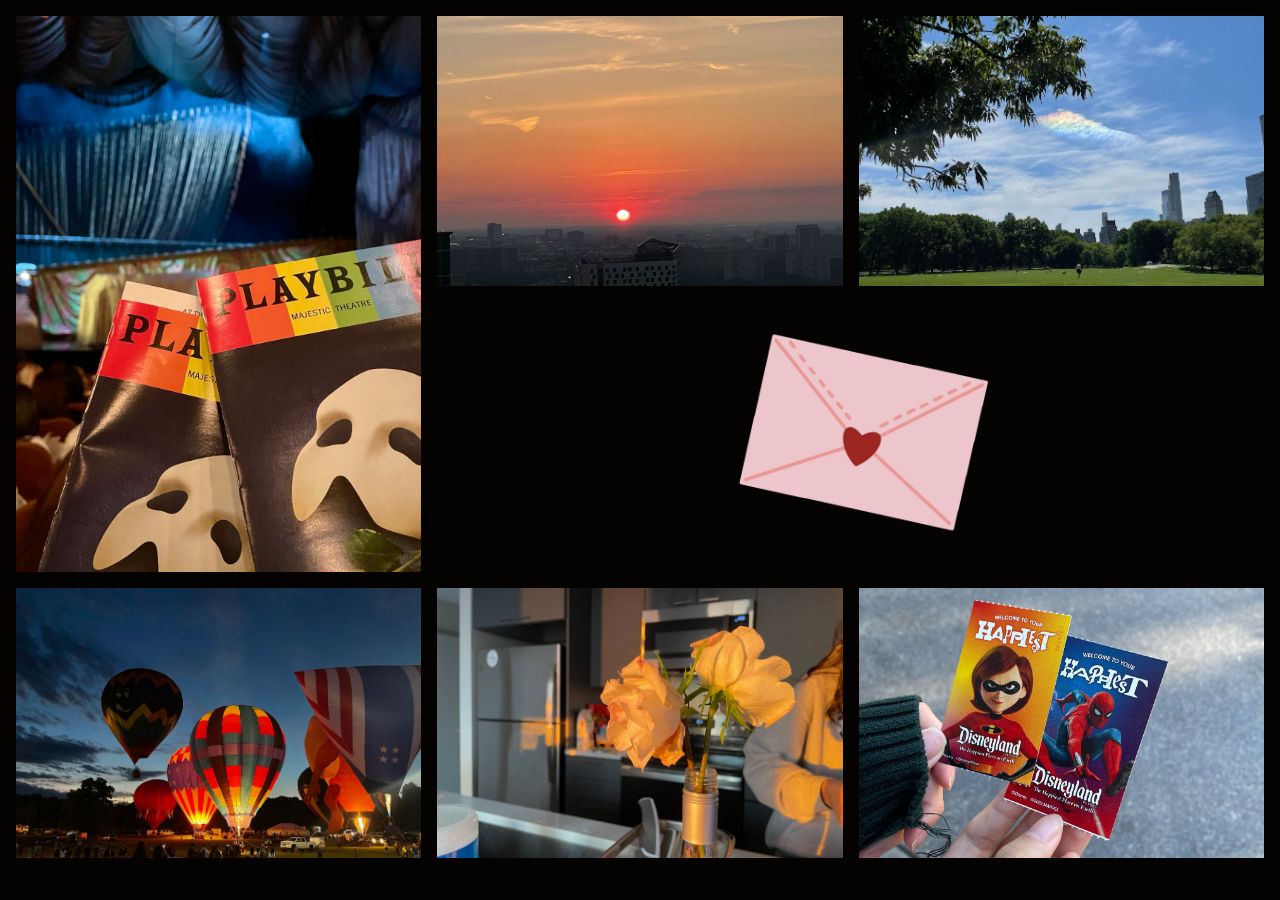
<file: index.html>
<!DOCTYPE html>
<html lang="en">
  <head>
    <link rel="stylesheet" href="https://cdnjs.cloudflare.com/ajax/libs/font-awesome/4.7.0/css/font-awesome.css" />
    <link rel="stylesheet" href="animation.css" />
    <style type="text/css">
      p, h1 {
        text-align: center;
      }
    </style>
    <script type="text/javascript">
      window.onload = function() {
        document.body.addEventListener('click', function () {
          window.location.href = 'hbd/hbd.html';
        });
        setInterval(function () {
            document.getElementById('heart-beat').classList.toggle('active');
        }, 700);
      };
    </script>
  </head>
  <body style="background-color:#050301;">
    <div class="image-grid">
      <img class="image-grid-col-3 image-grid-row-3" src="8.jpeg">
      <img src="1.jpeg"> 
      <img src="0.jpeg">
      <img class="image-grid-col-2 image-grid-row-2" src="letter2.png">
      <img src="2.jpeg">
      <img src="5.jpeg">
      <img src="3.jpeg">
    </div>
    <img class="transition-image" src="love3.png">
  </body>
</html>
</file>
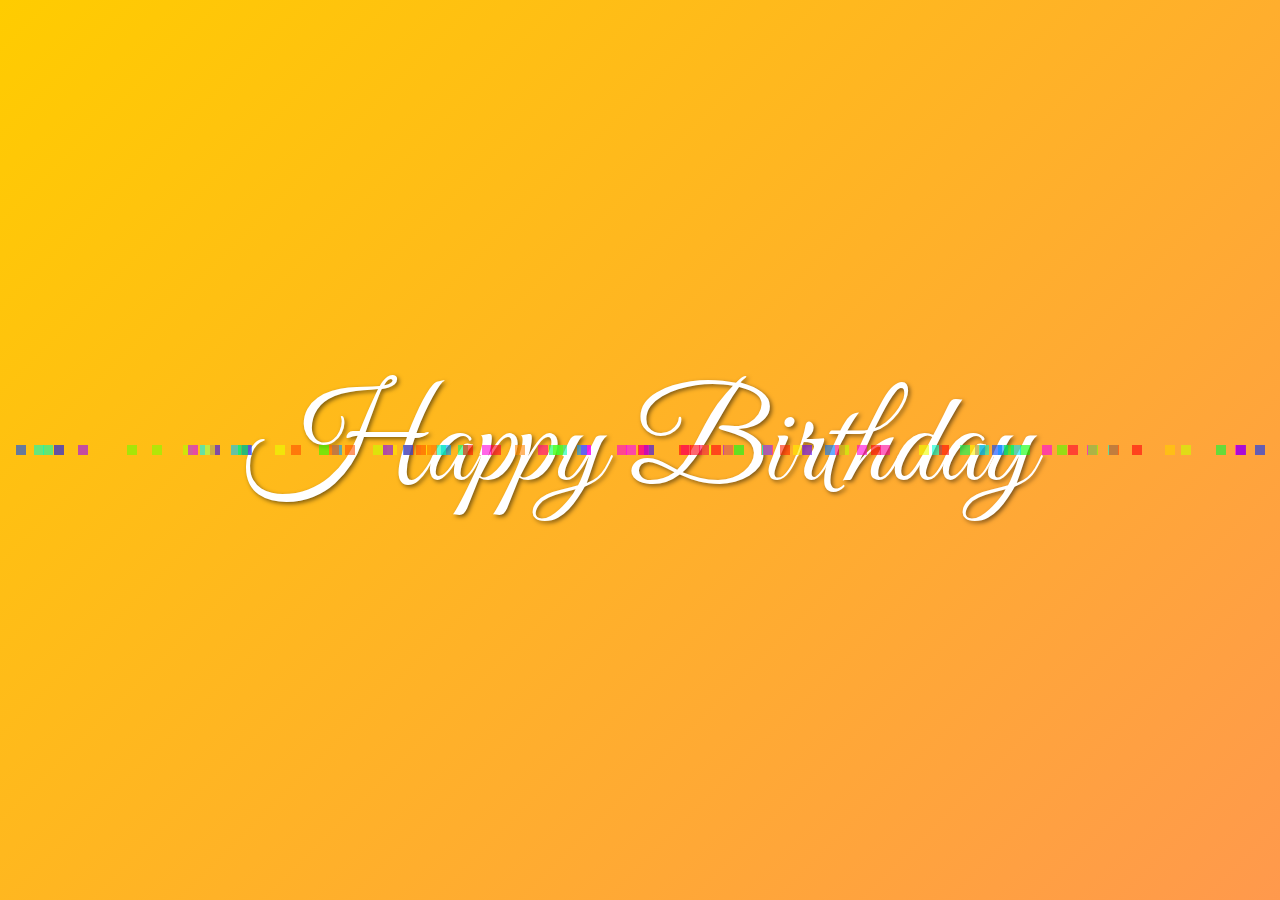
<file: hbd/hbd.html>
<!DOCTYPE html>
<html lang="en">
<head>
    <meta charset="UTF-8">
    <meta name="viewport" content="width=device-width, initial-scale=1.0">
    <title>Floating Images</title>
    <link rel="stylesheet" href="https://fonts.googleapis.com/css2?family=Great+Vibes&display=swap">
    <style>
        body {
            display: flex;
            justify-content: center;
            align-items: center;
            height: 100vh;
            margin: 0;
            overflow: hidden;
            background: linear-gradient(135deg, #ffcc00, #ff6699, #66ccff);
            background-size: 400% 400%;
            animation: GradientAnimation 10s ease infinite;
        }

        @keyframes GradientAnimation {
            0% { background-position: 0% 50%; }
            50% { background-position: 100% 50%; }
            100% { background-position: 0% 50%; }
        }

        #mainText {
            cursor: pointer;
            font-family: 'Great Vibes', cursive;
            font-size: 10vw;
            color: white;
            text-shadow: 2px 2px 4px rgba(0, 0, 0, 0.5);
            position: absolute;
            top: 50%;
            left: 50%;
            transform: translate(-50%, -50%);
            white-space: nowrap; /* Ensure the text is in one line */
        }

        .floatingImage {
            position: absolute;
            width: 33.33px; /* Start small */
            height: 33.33px; /* Start small */
            transition: transform 2s ease-in-out, top 2s ease-in-out, left 2s ease-in-out, width 2s ease-in-out, height 2s ease-in-out;
        }

        .confetti {
            position: absolute;
            width: 10px;
            height: 10px;
            background-color: white;
            opacity: 0.6;
            animation: ConfettiFall 5s linear infinite;
        }

        @keyframes ConfettiFall {
            0% { transform: translateY(-100vh) rotate(0deg); }
            100% { transform: translateY(100vh) rotate(360deg); }
        }
    </style>
</head>
<body>
    <div id="mainText">Happy Birthday</div>
    <audio id="birthdayMusic" src="happy_birthday.mp3" loop></audio>
    
    <script>
        const mainText = document.getElementById('mainText');
        const birthdayMusic = document.getElementById('birthdayMusic');
        const imageSources = [
            'image2.png', 'image3.png', 'image4.png', 'image5.png', 'image6.PNG', 'image7.png', 
            'image8.png', 'image9.png', 'image10.png', 'image11.png', 'image12.png', 'image13.png', 
            'image14.png', 'image15.png', 'image16.png', 'image17.png', 'image18.png'
        ];
        let imagesOnPage = new Set();

        function getRandomImage() {
            const availableImages = imageSources.filter(src => !imagesOnPage.has(src));
            if (availableImages.length === 0) {
                return null;
            }
            return availableImages[Math.floor(Math.random() * availableImages.length)];
        }

        function moveImage(img) {
            img.style.left = `${Math.random() * window.innerWidth}px`;
            img.style.top = `${Math.random() * window.innerHeight}px`;
            setTimeout(() => moveImage(img), 5000);
        }

        function shootImage(img) {
            const { left, top, width, height } = mainText.getBoundingClientRect();
            img.style.left = `${left + width / 2}px`;
            img.style.top = `${top + height / 2}px`;
            img.style.transform = `translate(-50%, -50%) scale(1)`;

            // Calculate random direction and distance
            const randomAngle = Math.random() * 2 * Math.PI;
            const distance = Math.random() * (window.innerHeight / 2);
            const xMove = Math.cos(randomAngle) * distance;
            const yMove = Math.sin(randomAngle) * distance;

            setTimeout(() => {
                img.style.transform = `translate(${xMove}px, ${yMove}px) scale(3)`; // Final size 1/3 of original
                img.style.width = '33.33px'; // Final size
                img.style.height = '33.33px'; // Final size
                setTimeout(() => moveImage(img), 2000);  // Start moving after scaling animation
            }, 100);
        }

        function playMusic() {
            birthdayMusic.play().catch(error => {
                console.log('Audio playback failed: ', error);
            });
        }

        mainText.addEventListener('click', () => {
            if (imagesOnPage.size >= 18) {
                const firstImage = document.querySelector('.floatingImage');
                imagesOnPage.delete(firstImage.src);
                document.body.removeChild(firstImage);
            }

            const imageSrc = getRandomImage();
            if (!imageSrc) {
                console.log('No available images to display.');
                return;
            }

            const img = document.createElement('img');
            img.src = imageSrc;
            img.classList.add('floatingImage');
            document.body.appendChild(img);
            imagesOnPage.add(imageSrc);

            shootImage(img);

            playMusic();
        });

        function createConfetti() {
            const confettiCount = 100;
            for (let i = 0; i < confettiCount; i++) {
                const confetti = document.createElement('div');
                confetti.classList.add('confetti');
                confetti.style.left = `${Math.random() * 100}vw`;
                confetti.style.animationDelay = `${Math.random() * 5}s`;
                confetti.style.backgroundColor = `hsl(${Math.random() * 360}, 100%, 50%)`;
                document.body.appendChild(confetti);
            }
        }

        createConfetti();
    </script>
</body>
</html>
</file>
<file: animation.css>
.beat {
  animation: beat 1s infinite alternate;
}

@keyframes beat {
	to { transform: scale(1.4); }
}

body {
	margin: 0;
}

.image-grid {
	--gap: 16px;
	--num-cols: 3;
	--row-height: 30vh;

	box-sizing: border-box;
	padding: var(--gap);

	display: grid;
	grid-template-columns: repeat(var(--num-cols), 1fr);
	grid-auto-rows: var(--row-height);
	gap: var(--gap);
}

.image-grid>img {
	width: 100%;
	height: 100%;
	object-fit: cover;
}

.image-grid-col-2 {
	grid-column: span 2;	
}

.image-grid-row-2 {
	grid-row: span 1;
}

.image-grid-col-3 {
	grid-column: span 1;	
}

.image-grid-row-3 {
	grid-row: span 2;
}

/* Anything udner 1024px */
@media screen and (max-width: 1024px) {
	.image-grid {
		--num-cols: 2;
		--row-height: 200px;
	}
}

.transition-image {
	position: absolute;
	top: 33vh;
	left: 40vw;
	height: 30vh;
	width: 50vw;
	opacity: 0;
	transition: opacity 1s ease;
}

.transition-image:hover {
	opacity: 1;
}
</file>
